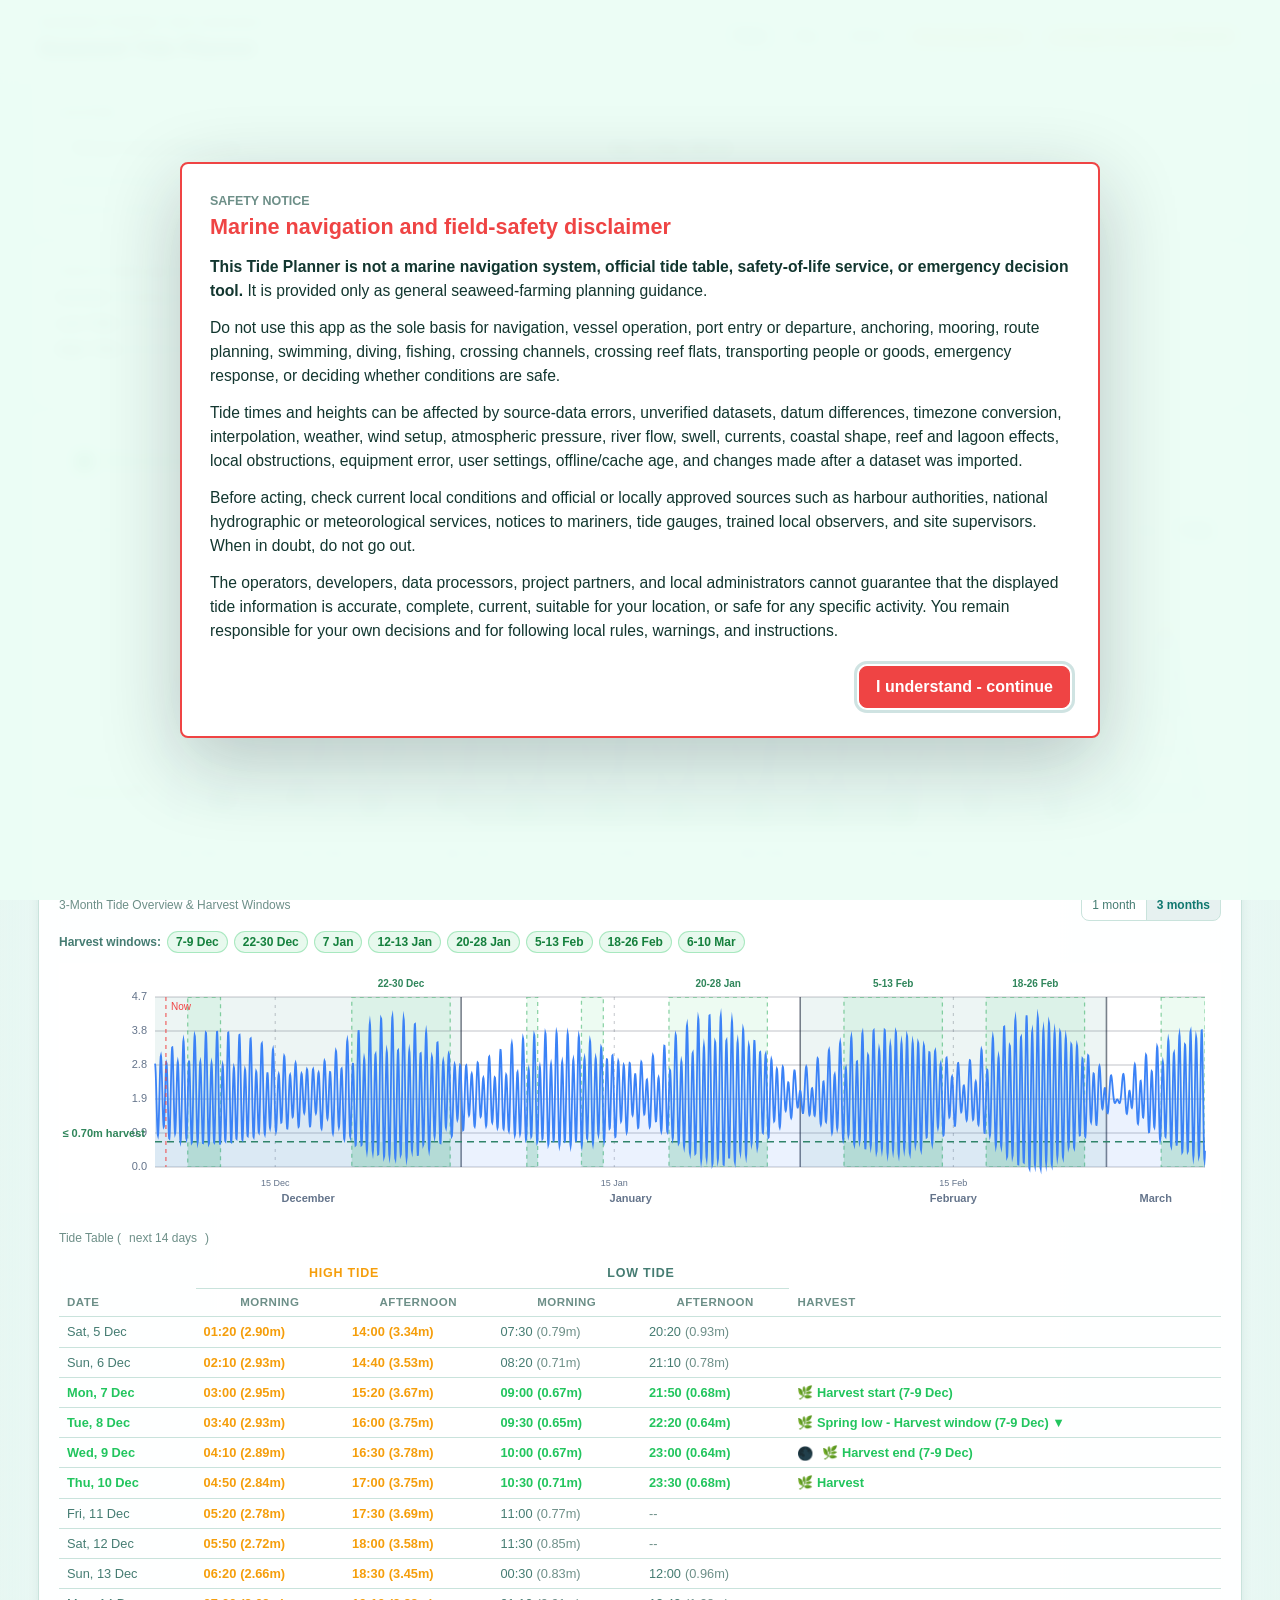
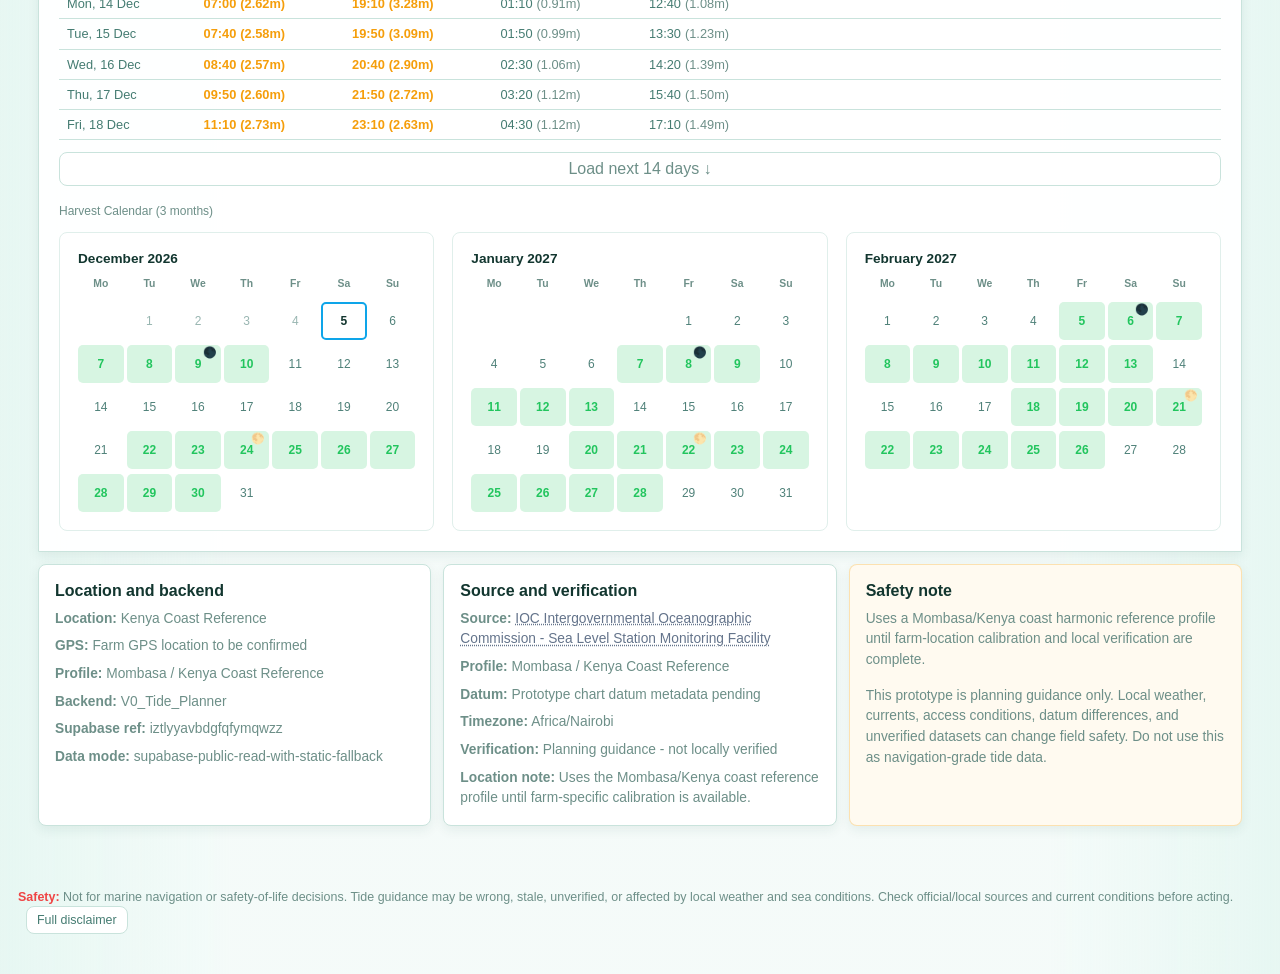
<file: index.html>
<!doctype html>
<html lang="en">
<head>
  <meta charset="utf-8">
  <meta name="viewport" content="width=device-width, initial-scale=1">
  <meta name="theme-color" content="#0f766e">
  <title>Seaweed Tide Planner</title>
  <link rel="stylesheet" href="./assets/css/tides.css?v=20260611-location-reference">
</head>
<body>
  <header class="app-header">
    <div class="app-header-inner">
      <div>
        <p class="eyebrow">Seaweed farming tide guidance</p>
        <h1>Seaweed Tide Planner</h1>
      </div>
      <div class="header-actions">
        <nav class="app-nav" aria-label="Main navigation">
          <a href="./index.html" aria-current="page">Tides</a>
          <a href="./map.html">Map</a>
          <a href="./admin.html">Admin</a>
        </nav>
        <div class="header-status">
        <span id="verificationBadge" class="status-pill">Loading</span>
        <span id="datasetBadge" class="status-pill status-muted">Dataset</span>
        </div>
      </div>
    </div>
  </header>

  <main class="app-shell">
    <section class="location-card" aria-label="Location and tide controls">
      <div class="field-group location-field">
        <label for="locationSelect">Location</label>
        <select id="locationSelect"></select>
        <span id="locationMeta" class="field-hint"></span>
        <span id="locationReferenceStation" class="field-hint location-reference-station"></span>
      </div>

      <div class="clock-panel" aria-live="polite">
        <span id="localClock" class="clock-value">Loading</span>
        <span id="timeZoneLabel" class="field-hint">Times shown in selected timezone</span>
      </div>

      <div class="location-card-status">
        <span id="lastUpdated" class="panel-meta">Updated --</span>
        <span class="field-hint">Standalone Tide Planner</span>
      </div>
    </section>

    <section class="summary-grid" aria-label="Tide summary">
      <article class="summary-card today-tides-card">
        <div class="card-label">Todays Tides <span id="todayTidesDate"></span></div>
        <div class="summary-line"><strong>Current:</strong> <span id="currentTideState">Loading</span></div>
        <div class="summary-line"><strong>Low Tide:</strong> <span id="todayLowTides">--</span></div>
        <div class="summary-line"><strong>High Tide:</strong> <span id="todayHighTides">--</span></div>
      </article>

      <article class="summary-card accent">
        <div class="card-label">&#127807; Next Harvest</div>
        <div class="summary-line"><strong>Next Harvest window:</strong> <span id="harvestWindow">Loading</span></div>
        <div class="summary-line harvest-detail-line"><strong id="harvestStartLabel">Low Tide:</strong> <span id="harvestStartLow">--</span></div>
        <div class="summary-line harvest-detail-line"><strong>Lowest Tide:</strong> <span id="harvestLowestLow">--</span></div>
        <div class="summary-line harvest-detail-line"><strong id="harvestEndLabel">Low Tide:</strong> <span id="harvestEndLow">--</span></div>
      </article>

      <article class="summary-card moon-summary-card">
        <div class="moon-disc summary-moon-disc" aria-hidden="true"></div>
        <div class="moon-summary-content">
          <div class="card-label">Moon phase</div>
          <div id="moonPhase" class="card-main">Loading</div>
          <div id="moonIllumination" class="card-value">--</div>
          <div class="moon-events">
            <span>New: <strong id="nextNewMoon">--</strong></span>
            <span>Full: <strong id="nextFullMoon">--</strong></span>
          </div>
        </div>
      </article>
    </section>

    <section class="station-tides-section" aria-label="Local tides">
      <div class="station-tide-panel">
        <div class="station-threshold-bar">
          <label class="station-check-row" for="thresholdEnabled">
            <input id="thresholdEnabled" type="checkbox" checked>
            <span>Show harvest</span>
          </label>
          <span>when tide is below</span>
          <input id="thresholdInput" type="number" min="0" max="5" step="0.05" inputmode="decimal" value="0.70">
          <span>m</span>
          <button id="thresholdDefault" type="button">Reset</button>
        </div>

        <div class="station-subhead chart-subhead">
          <span class="station-subhead-main">
            <span id="forecastRangeLabel">7-Day Tide Forecast</span>
            <span class="harvest-chip">Harvest window</span>
          </span>
          <span class="forecast-range-selector" aria-label="Forecast range">
            <button type="button" data-forecast-days="3">3 day</button>
            <button type="button" data-forecast-days="5">5 day</button>
            <button type="button" data-forecast-days="7" aria-pressed="true">7 day</button>
          </span>
        </div>
        <div class="station-chart-frame detail">
          <div class="chart-legend" aria-hidden="true">
            <span class="legend-line">Tide Height</span>
            <span class="legend-high">High Tide</span>
            <span class="legend-low">Low Tide</span>
            <span class="legend-now">Now</span>
          </div>
          <canvas id="tideChart7d" aria-label="7-day tide forecast chart"></canvas>
        </div>

        <div class="station-subhead chart-subhead overview-chart-subhead">
          <span id="overviewRangeLabel">3-Month Tide Overview &amp; Harvest Windows</span>
          <span class="overview-range-selector" aria-label="Overview range">
            <button type="button" data-overview-months="1">1 month</button>
            <button type="button" data-overview-months="3" aria-pressed="true">3 months</button>
          </span>
        </div>
        <div id="overviewHarvestWindows" class="harvest-window-summary" aria-live="polite"></div>
        <div class="station-chart-frame overview overview-chart-frame">
          <canvas id="tideChartOverview" aria-label="3-month tide overview chart"></canvas>
        </div>

        <div class="station-subhead">Tide Table (<span id="lowTideRangeLabel">next 14 days</span>)</div>
        <div class="station-table-wrap">
          <table class="low-tide-table">
            <thead>
              <tr>
                <th rowspan="2">Date</th>
                <th colspan="2" class="tide-group-heading high-tide-heading">High Tide</th>
                <th colspan="2" class="tide-group-heading">Low Tide</th>
                <th rowspan="2">Harvest</th>
              </tr>
              <tr>
                <th>Morning</th>
                <th>Afternoon</th>
                <th>Morning</th>
                <th>Afternoon</th>
              </tr>
            </thead>
            <tbody id="lowTideList"></tbody>
          </table>
        </div>
        <button id="loadMoreLows" type="button" class="load-more-button">Load next 14 days &darr;</button>

        <div class="station-subhead">Harvest Calendar (3 months)</div>
        <div id="harvestCalendar" class="harvest-calendar"></div>
      </div>
    </section>

    <section class="info-grid">
      <article class="panel info-panel">
        <h2>Location and backend</h2>
        <div id="locationDetails" class="detail-stack"></div>
      </article>

      <article class="panel info-panel">
        <h2>Source and verification</h2>
        <div id="sourceDetails" class="detail-stack"></div>
      </article>

      <article class="panel info-panel warning">
        <h2>Safety note</h2>
        <div id="safetyDetails" class="detail-stack"></div>
      </article>
    </section>
  </main>

  <footer class="marine-disclaimer-footer">
    <p><strong>Safety:</strong> Not for marine navigation or safety-of-life decisions. Tide guidance may be wrong, stale, unverified, or affected by local weather and sea conditions. Check official/local sources and current conditions before acting. <button type="button" data-disclaimer-open>Full disclaimer</button></p>
  </footer>

  <noscript>
    <div class="noscript">JavaScript is required to calculate and display tide predictions.</div>
  </noscript>

  <script type="module" src="./assets/js/disclaimer.js?v=20260611-disclaimer"></script>
  <script type="module" src="./assets/js/tide_page.js?v=20260611-location-reference"></script>
</body>
</html>
</file>
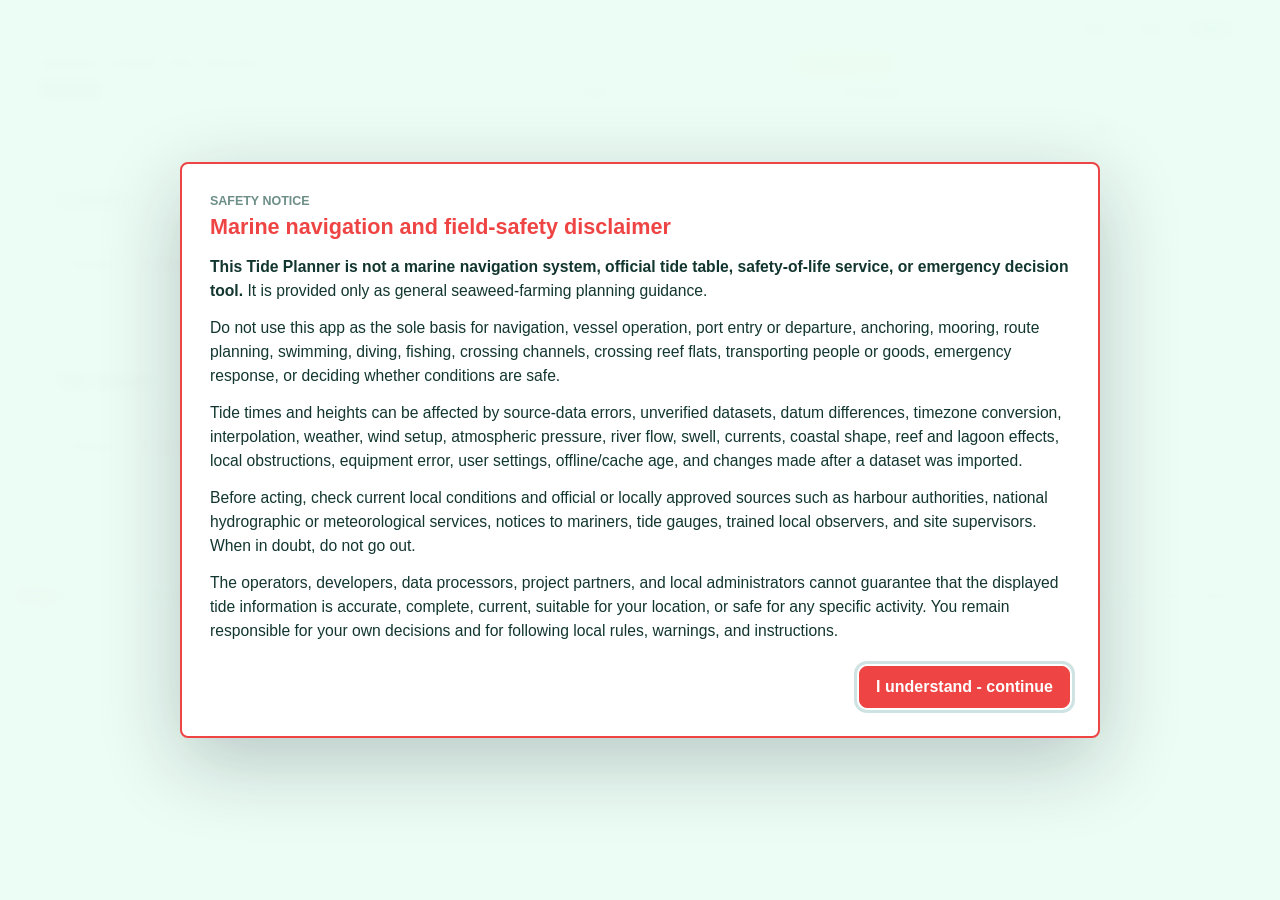
<file: admin.html>
<!doctype html>
<html lang="en">
<head>
  <meta charset="utf-8">
  <meta name="viewport" content="width=device-width, initial-scale=1">
  <meta name="theme-color" content="#0f766e">
  <meta name="robots" content="noindex,nofollow">
  <title>Admin - Seaweed Tide Planner</title>
  <link rel="stylesheet" href="./assets/css/tides.css?v=20260611-disclaimer">
</head>
<body>
  <header class="app-header">
    <div class="app-header-inner">
      <div>
        <p class="eyebrow">Seaweed farming tide guidance</p>
        <h1>Admin</h1>
      </div>
      <div class="admin-header-controls">
        <nav class="app-nav" aria-label="Main navigation">
          <a href="./index.html">Tides</a>
          <a href="./map.html">Map</a>
          <a href="./admin.html" aria-current="page">Admin</a>
        </nav>
        <div class="admin-header-status">
          <span id="adminConnectionStatus" class="status-pill status-muted">Connecting</span>
          <p id="adminAuthStatus" class="admin-auth-status">Sign in with an approved Supabase Auth user to save changes.</p>
        </div>
        <form id="adminAuthForm" class="admin-auth-inline">
          <label>
            Email
            <input id="adminEmail" type="email" autocomplete="email" required>
          </label>
          <label>
            Password
            <input id="adminPassword" type="password" autocomplete="current-password" required>
          </label>
          <button id="adminSignIn" type="submit">Sign in</button>
          <button id="adminSignOut" type="button">Sign out</button>
        </form>
      </div>
    </div>
  </header>

  <main class="app-shell admin-shell">
    <details class="admin-management-card" open>
      <summary class="admin-card-summary">
        <span>
          <strong>Locations</strong>
          <small>Farm/app locations shown to users</small>
        </span>
        <span id="locationCount" class="status-pill">0 rows</span>
      </summary>

      <div class="admin-card-body">
        <div class="admin-toolbar">
          <button id="reloadLocations" type="button">Reload</button>
          <button id="newLocation" type="button">Add location</button>
          <span id="locationSaveStatus" class="admin-status" aria-live="polite"></span>
        </div>

        <div class="responsive-table-wrap">
          <table class="management-table admin-data-table">
            <thead>
              <tr>
                <th>Location ID</th>
                <th>Name</th>
                <th>Short name</th>
                <th>Latitude</th>
                <th>Longitude</th>
                <th>Associated tide dataset</th>
                <th>Harvest tide <= (m)</th>
                <th>App use</th>
                <th data-admin-only>Action</th>
              </tr>
            </thead>
            <tbody id="locationsTableBody"></tbody>
          </table>
        </div>
      </div>
    </details>

    <details class="admin-management-card" open>
      <summary class="admin-card-summary">
        <span>
          <strong>Tide datasets</strong>
          <small>Processed tide data batches and source metadata</small>
        </span>
        <span id="datasetCount" class="status-pill">0 rows</span>
      </summary>

      <div class="admin-card-body">
        <div class="admin-toolbar">
          <button id="reloadDatasets" type="button">Reload</button>
          <button id="newDataset" type="button">Add dataset</button>
          <span id="datasetSaveStatus" class="admin-status" aria-live="polite"></span>
        </div>

        <div class="responsive-table-wrap">
          <table class="management-table admin-data-table">
            <thead>
              <tr>
                <th>Dataset ID</th>
                <th>Name</th>
                <th>Location name</th>
                <th>Location region</th>
                <th>Location coordinates</th>
                <th>Coverage dates</th>
                <th>Source name</th>
                <th>Verification</th>
                <th>Dataset use</th>
                <th data-admin-only>Action</th>
              </tr>
            </thead>
            <tbody id="datasetsTableBody"></tbody>
          </table>
        </div>
      </div>
    </details>
  </main>

  <footer class="marine-disclaimer-footer">
    <p><strong>Safety:</strong> Not for marine navigation or safety-of-life decisions. Tide guidance may be wrong, stale, unverified, or affected by local weather and sea conditions. Check official/local sources and current conditions before acting. <button type="button" data-disclaimer-open>Full disclaimer</button></p>
  </footer>

  <script type="module" src="./assets/js/disclaimer.js?v=20260611-disclaimer"></script>
  <script type="module" src="./assets/js/admin_page.js?v=20260611-disclaimer"></script>
</body>
</html>
</file>
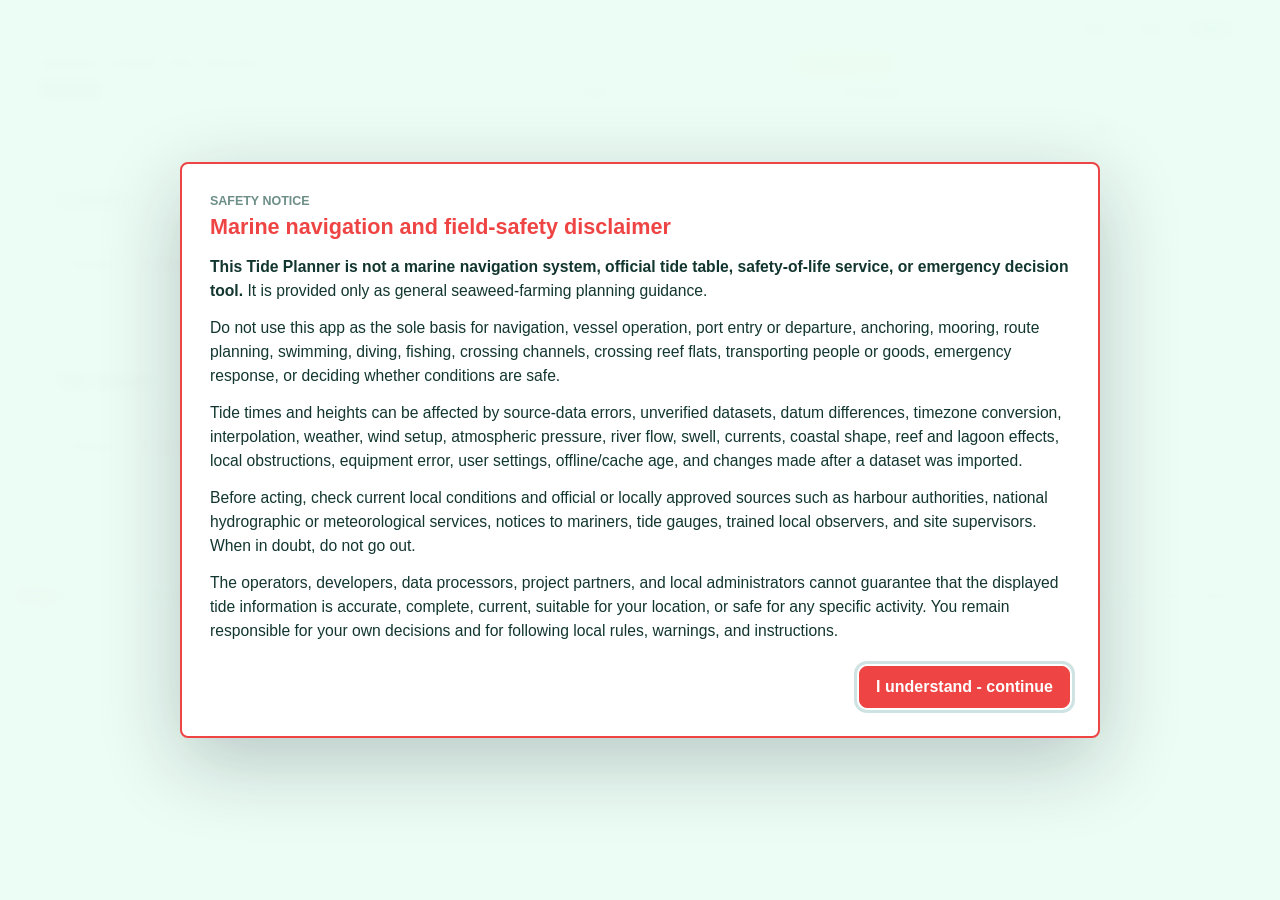
<file: clear-local-cache.html>
<!doctype html>
<html lang="en">
<head>
  <meta charset="utf-8">
  <meta name="viewport" content="width=device-width, initial-scale=1">
  <meta name="robots" content="noindex,nofollow">
  <title>Clear Local Cache - Seaweed Tide Planner</title>
  <link rel="stylesheet" href="./assets/css/tides.css?v=20260611-disclaimer">
</head>
<body>
  <main class="app-shell">
    <section class="admin-management-card">
      <div class="admin-card-body">
        <h1>Clear Local Cache</h1>
        <p id="clearStatus" class="field-hint">Clearing local browser cache for this site...</p>
        <p><a href="./admin.html?fresh=1">Open Admin</a></p>
      </div>
    </section>
  </main>

  <footer class="marine-disclaimer-footer">
    <p><strong>Safety:</strong> Not for marine navigation or safety-of-life decisions. Tide guidance may be wrong, stale, unverified, or affected by local weather and sea conditions. Check official/local sources and current conditions before acting. <button type="button" data-disclaimer-open>Full disclaimer</button></p>
  </footer>

  <script type="module" src="./assets/js/disclaimer.js?v=20260611-disclaimer"></script>
  <script>
    async function clearLocalCache() {
      const status = document.getElementById("clearStatus");
      try {
        if ("serviceWorker" in navigator) {
          const registrations = await navigator.serviceWorker.getRegistrations();
          await Promise.all(registrations.map((registration) => registration.unregister()));
        }

        if ("caches" in window) {
          const cacheNames = await caches.keys();
          await Promise.all(cacheNames.map((name) => caches.delete(name)));
        }

        status.textContent = "Local cache cleared. Opening Admin...";
        window.setTimeout(() => {
          window.location.href = "./admin.html?fresh=" + Date.now();
        }, 600);
      } catch (error) {
        status.textContent = "Could not clear automatically. Use Chrome DevTools > Application > Clear site data.";
      }
    }

    clearLocalCache();
  </script>
</body>
</html>
</file>
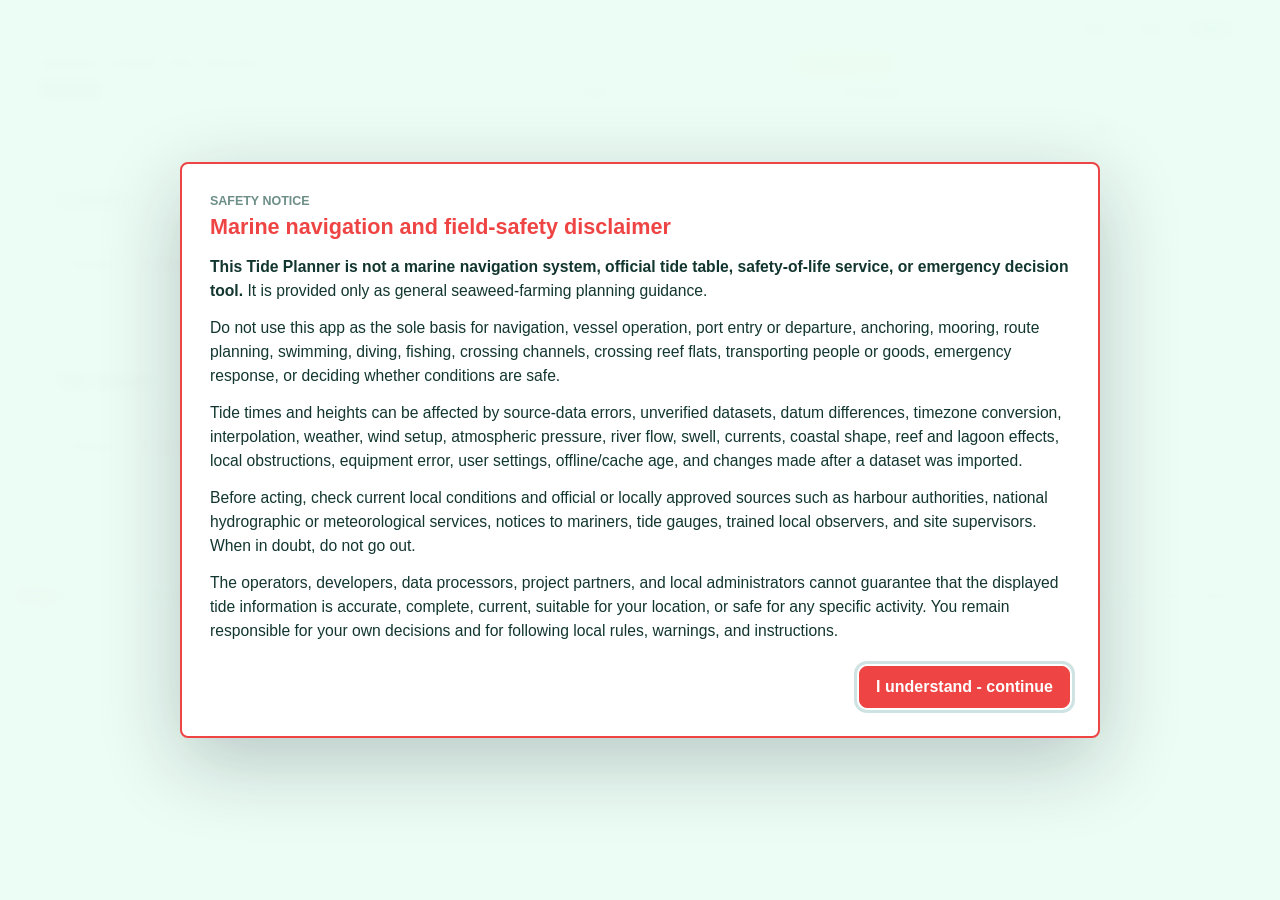
<file: settings.html>
<!doctype html>
<html lang="en">
<head>
  <meta charset="utf-8">
  <meta name="viewport" content="width=device-width, initial-scale=1">
  <meta http-equiv="refresh" content="0; url=./admin.html">
  <title>Redirecting to Admin - Seaweed Tide Planner</title>
  <link rel="stylesheet" href="./assets/css/tides.css?v=20260611-disclaimer">
</head>
<body>
  <main class="app-shell">
    <section class="panel">
      <h1>Admin</h1>
      <p class="field-hint">Settings have moved into the Admin page.</p>
      <p><a href="./admin.html">Open Admin</a></p>
    </section>
  </main>

  <footer class="marine-disclaimer-footer">
    <p><strong>Safety:</strong> Not for marine navigation or safety-of-life decisions. Tide guidance may be wrong, stale, unverified, or affected by local weather and sea conditions. Check official/local sources and current conditions before acting. <button type="button" data-disclaimer-open>Full disclaimer</button></p>
  </footer>

  <script type="module" src="./assets/js/disclaimer.js?v=20260611-disclaimer"></script>
</body>
</html>
</file>
<file: assets/css/tides.css>
:root {
  color-scheme: light;
  --bg: #eef8f5;
  --panel: #ffffff;
  --panel-soft: #f2f8f6;
  --control: #f2f8f6;
  --text: #12362f;
  --text-sec: #457c72;
  --text-muted: #6d8f88;
  --border: #c9e3dc;
  --border-soft: #e0efeb;
  --accent: #0f766e;
  --accent-blue: #3b82f6;
  --harvest: #22c55e;
  --harvest-dark: #15803d;
  --warn: #f59e0b;
  --danger: #ef4444;
  --shadow: 0 4px 12px rgba(31, 75, 68, 0.08);
}

* {
  box-sizing: border-box;
}

html {
  min-width: 320px;
  background: var(--bg);
}

body {
  margin: 0;
  color: var(--text);
  font-family: -apple-system, BlinkMacSystemFont, "Segoe UI", Roboto, "Helvetica Neue", sans-serif;
  line-height: 1.5;
  overflow-x: hidden;
  background:
    linear-gradient(90deg, rgba(230, 247, 242, 0.92), rgba(248, 253, 252, 0.62) 18%, rgba(248, 253, 252, 0.62) 82%, rgba(230, 247, 242, 0.92)),
    var(--bg);
}

button,
input,
select,
textarea {
  font: inherit;
}

button,
select,
input[type="number"] {
  min-height: 36px;
}

button {
  border: 1px solid var(--border);
  border-radius: 8px;
  background: var(--panel);
  color: var(--text-sec);
  cursor: pointer;
}

button:hover {
  border-color: var(--accent);
  color: var(--accent);
}

button:focus-visible,
select:focus-visible,
input:focus-visible {
  outline: 3px solid rgba(15, 118, 110, 0.2);
  outline-offset: 2px;
}

a {
  color: #64748b;
  text-decoration: underline dotted;
}

h1,
h2,
h3,
p {
  margin-top: 0;
}

p,
strong,
code {
  overflow-wrap: anywhere;
}

.app-header {
  border-bottom: 1px solid rgba(201, 227, 220, 0.72);
  background: rgba(255, 255, 255, 0.72);
  backdrop-filter: blur(10px);
}

.app-header-inner,
.app-shell {
  width: min(1500px, calc(100% - 76px));
  margin: 0 auto;
}

.app-header-inner {
  min-height: 70px;
  padding: 14px 0;
  display: flex;
  align-items: center;
  justify-content: space-between;
  gap: 16px;
}

.app-shell {
  padding: 16px 0 46px;
}

.eyebrow {
  margin: 0 0 3px;
  color: var(--text-muted);
  font-size: 0.78rem;
  font-weight: 600;
  letter-spacing: 0;
  text-transform: uppercase;
}

h1 {
  margin-bottom: 0;
  font-size: 1.3rem;
  font-weight: 600;
  line-height: 1.14;
}

h2 {
  margin-bottom: 8px;
  font-size: 1rem;
  font-weight: 600;
  line-height: 1.25;
}

h3 {
  margin: 0 0 12px;
  font-size: 1rem;
  font-weight: 600;
  line-height: 1.25;
}

.header-actions,
.header-status,
.location-card-status {
  display: flex;
  gap: 8px;
  flex-wrap: wrap;
  justify-content: flex-end;
}

.header-actions {
  align-items: center;
}

.app-nav {
  display: flex;
  align-items: center;
  gap: 6px;
  flex-wrap: wrap;
}

.app-nav a {
  min-height: 30px;
  display: inline-flex;
  align-items: center;
  padding: 4px 10px;
  border: 1px solid var(--border);
  border-radius: 8px;
  background: rgba(255, 255, 255, 0.72);
  color: var(--text-sec);
  font-size: 0.78rem;
  font-weight: 600;
  text-decoration: none;
}

.app-nav a:hover,
.app-nav a[aria-current="page"] {
  border-color: rgba(15, 118, 110, 0.36);
  background: rgba(15, 118, 110, 0.08);
  color: var(--accent);
}

.admin-header-controls {
  min-width: min(920px, 72vw);
  display: grid;
  gap: 6px;
  justify-items: end;
}

.admin-header-status {
  display: flex;
  align-items: center;
  justify-content: flex-end;
  gap: 10px;
  flex-wrap: wrap;
}

.admin-auth-status {
  margin: 0;
  color: var(--text-muted);
  font-size: 0.74rem;
}

.admin-auth-status[data-status="error"] {
  color: var(--danger);
  font-weight: 600;
}

.admin-auth-inline {
  display: grid;
  grid-template-columns: minmax(190px, 250px) minmax(170px, 230px) auto auto;
  gap: 8px;
  align-items: end;
}

.admin-auth-inline label {
  display: grid;
  gap: 4px;
  text-align: left;
}

.admin-auth-inline input {
  min-height: 32px;
}

.admin-auth-inline button {
  min-height: 32px;
  padding: 0 12px;
}

.location-card,
.summary-grid,
.info-grid {
  min-width: 0;
  display: grid;
  gap: 12px;
}

.location-card > *,
.summary-grid > *,
.info-grid > * {
  min-width: 0;
}

.location-card {
  grid-template-columns: minmax(260px, 1.35fr) minmax(220px, 0.8fr) minmax(180px, 0.7fr);
  align-items: stretch;
  margin-bottom: 12px;
  padding: 13px 16px;
  border: 1px solid var(--border);
  border-radius: 8px;
  background: rgba(255, 255, 255, 0.9);
  box-shadow: var(--shadow);
}

.field-group,
.clock-panel,
.location-card-status {
  min-width: 0;
  display: flex;
  flex-direction: column;
  justify-content: center;
  gap: 7px;
}

label,
.card-label {
  color: var(--text-muted);
  font-size: 0.75rem;
  font-weight: 600;
  letter-spacing: 0;
  text-transform: uppercase;
}

.card-label span {
  color: var(--text-sec);
  font-weight: 600;
  text-transform: none;
}

select,
input[type="number"],
input[type="text"],
input[type="email"],
input[type="password"],
input[type="date"],
textarea {
  width: 100%;
  border: 1px solid var(--border);
  border-radius: 8px;
  background: #fff;
  color: var(--text);
  padding: 0 12px;
}

input[type="text"],
input[type="email"],
input[type="password"],
input[type="date"] {
  min-height: 36px;
}

textarea {
  min-height: 70px;
  padding: 9px 12px;
  resize: vertical;
}

.field-hint,
.panel-meta,
.card-note,
.moon-events,
.detail-stack {
  color: var(--text-muted);
  font-size: 0.86rem;
}

.clock-value {
  color: var(--text);
  font-size: 1rem;
  font-weight: 600;
}

.summary-grid {
  grid-template-columns: repeat(3, minmax(0, 1fr));
  margin-bottom: 12px;
}

.summary-card,
.panel {
  border: 1px solid var(--border);
  border-radius: 8px;
  background: var(--panel);
  box-shadow: var(--shadow);
}

.summary-card {
  min-height: 142px;
  padding: 15px 16px;
  display: flex;
  flex-direction: column;
  gap: 7px;
}

.moon-summary-card {
  display: grid;
  grid-template-columns: 54px minmax(0, 1fr);
  align-items: center;
  column-gap: 14px;
}

.moon-summary-content {
  min-width: 0;
  display: flex;
  flex-direction: column;
  gap: 7px;
}

.summary-card.accent {
  border-color: rgba(34, 197, 94, 0.35);
  background: linear-gradient(180deg, #ffffff 0%, #f3fbf6 100%);
}

.card-main {
  color: var(--text);
  font-size: 1rem;
  font-weight: 600;
  line-height: 1.25;
}

.card-value {
  color: var(--text-sec);
  font-size: 1.34rem;
  line-height: 1.05;
  font-weight: 700;
}

.moon-events {
  display: flex;
  flex-direction: column;
  gap: 2px;
}

.summary-line {
  color: var(--text-sec);
  font-size: 0.88rem;
  line-height: 1.35;
}

.summary-line strong {
  color: var(--text);
  font-weight: 600;
}

.harvest-detail-line {
  font-size: 0.78rem;
  line-height: 1.28;
}

.status-pill {
  display: inline-flex;
  align-items: center;
  width: fit-content;
  min-height: 28px;
  padding: 4px 9px;
  border: 1px solid rgba(15, 118, 110, 0.24);
  border-radius: 999px;
  background: rgba(15, 118, 110, 0.09);
  color: var(--accent);
  font-size: 0.76rem;
  font-weight: 600;
  white-space: nowrap;
}

.status-pill[data-status*="unverified"],
.status-pill[data-status*="placeholder"],
.status-pill[data-status*="reference"],
.status-muted {
  border-color: rgba(245, 158, 11, 0.3);
  background: rgba(245, 158, 11, 0.1);
  color: #a16207;
}

.station-tides-section {
  margin-top: 8px;
  min-width: 0;
}

.station-tide-panel {
  min-width: 0;
  max-width: 100%;
  overflow-x: hidden;
  margin-top: 0;
  padding: 20px;
  border: 1px solid var(--border);
  border-radius: 8px 8px 0 0;
  background: rgba(255, 255, 255, 0.96);
  box-shadow: var(--shadow);
}

.station-threshold-bar {
  min-width: 0;
  min-height: 46px;
  display: flex;
  align-items: center;
  gap: 10px;
  flex-wrap: wrap;
  margin-bottom: 28px;
  padding: 8px 12px;
  border: 1px solid var(--border);
  border-radius: 8px;
  background: rgba(241, 250, 247, 0.8);
  color: var(--text-muted);
}

.station-check-row {
  display: flex;
  align-items: center;
  gap: 8px;
  color: var(--harvest);
  font-size: 0.85rem;
  font-weight: 600;
  text-transform: none;
}

.station-check-row input {
  width: 17px;
  height: 17px;
  accent-color: var(--harvest);
}

.station-threshold-bar input[type="number"] {
  width: 82px;
  min-height: 32px;
  padding: 0 10px;
}

.station-threshold-bar button {
  min-height: 32px;
  padding: 0 12px;
}

.moon-disc {
  width: 42px;
  height: 42px;
  flex: 0 0 auto;
  border-radius: 50%;
  background:
    radial-gradient(circle at 72% 35%, rgba(255, 255, 255, 0.35), transparent 22px),
    linear-gradient(90deg, #d98b2f 0 44%, #7c3ba8 45% 100%);
  box-shadow: inset -7px 0 12px rgba(33, 18, 60, 0.18);
}

.summary-moon-disc {
  width: 48px;
  height: 48px;
}

.station-subhead {
  display: flex;
  align-items: center;
  gap: 8px;
  margin: 16px 0 12px;
  color: var(--text-muted);
  font-size: 0.75rem;
  font-weight: 500;
}

.chart-subhead {
  justify-content: space-between;
}

.station-subhead-main {
  display: inline-flex;
  align-items: center;
  gap: 8px;
  flex-wrap: wrap;
}

.forecast-range-selector,
.overview-range-selector {
  display: inline-flex;
  align-items: center;
  overflow: hidden;
  border: 1px solid var(--border);
  border-radius: 8px;
  background: #fff;
}

.forecast-range-selector button,
.overview-range-selector button {
  min-height: 30px;
  padding: 0 10px;
  border: 0;
  border-radius: 0;
  border-right: 1px solid var(--border);
  background: transparent;
  color: var(--text-sec);
  font-size: 0.75rem;
}

.forecast-range-selector button:last-child,
.overview-range-selector button:last-child {
  border-right: 0;
}

.forecast-range-selector button[aria-pressed="true"],
.overview-range-selector button[aria-pressed="true"] {
  background: rgba(15, 118, 110, 0.1);
  color: var(--accent);
  font-weight: 700;
}

.harvest-chip {
  display: inline-flex;
  align-items: center;
  min-height: 22px;
  padding: 1px 8px;
  border: 1px solid rgba(34, 197, 94, 0.45);
  border-radius: 999px;
  background: rgba(34, 197, 94, 0.13);
  color: var(--harvest-dark);
  font-size: 0.8rem;
  font-weight: 700;
}

.harvest-window-summary {
  min-height: 26px;
  display: flex;
  align-items: center;
  gap: 6px;
  flex-wrap: wrap;
  margin: -4px 0 8px;
  color: var(--text-muted);
  font-size: 0.75rem;
}

.harvest-window-summary strong {
  color: var(--text-sec);
  font-weight: 600;
}

.harvest-window-chip {
  display: inline-flex;
  align-items: center;
  min-height: 22px;
  padding: 1px 8px;
  border: 1px solid rgba(34, 197, 94, 0.32);
  border-radius: 999px;
  background: rgba(34, 197, 94, 0.1);
  color: var(--harvest-dark);
  font-weight: 600;
}

.station-chart-frame {
  position: relative;
  width: 100%;
  min-width: 0;
  max-width: 100%;
  overflow: hidden;
}

.station-chart-frame.detail {
  height: 315px;
  min-height: 315px;
}

.station-chart-frame.overview {
  height: 250px;
  min-height: 250px;
}

.station-chart-frame canvas {
  display: block;
  width: 100%;
  height: 100%;
  border: 0;
  border-radius: 0;
  background: #fff;
  cursor: crosshair;
  touch-action: none;
}

.chart-legend {
  position: absolute;
  top: 9px;
  left: 50%;
  z-index: 2;
  display: flex;
  gap: 14px;
  align-items: center;
  transform: translateX(-50%);
  color: #8aa0ba;
  font-size: 0.72rem;
  pointer-events: none;
  white-space: nowrap;
}

.chart-legend span::before {
  display: inline-block;
  margin-right: 5px;
}

.legend-line::before {
  width: 22px;
  height: 0;
  border-top: 2px solid #3b82f6;
  content: "";
  vertical-align: 3px;
}

.legend-high::before {
  color: #f59e0b;
  content: "^";
  font-weight: 700;
}

.legend-low::before {
  width: 10px;
  height: 10px;
  background: var(--harvest);
  content: "";
  transform: rotate(45deg);
  vertical-align: -1px;
}

.legend-now::before {
  width: 14px;
  height: 14px;
  border-left: 2px dashed var(--danger);
  content: "";
  vertical-align: -3px;
}

.station-table-wrap {
  width: 100%;
  overflow-x: auto;
}

.low-tide-table {
  width: 100%;
  border-collapse: collapse;
  color: var(--text-sec);
  font-size: 0.8rem;
  min-width: 860px;
}

.low-tide-table th {
  padding: 5px 8px;
  border-bottom: 1px solid var(--border);
  color: var(--text-muted);
  font-size: 0.72rem;
  font-weight: 600;
  letter-spacing: 0.5px;
  text-align: left;
  text-transform: uppercase;
}

.low-tide-table th[rowspan] {
  vertical-align: bottom;
}

.low-tide-table .tide-group-heading {
  color: var(--text-main);
  font-size: 0.78rem;
  letter-spacing: 0.8px;
  text-align: center;
}

.low-tide-table .high-tide-heading {
  color: var(--warn);
}

.low-tide-table thead tr:nth-child(2) th {
  border-bottom-color: var(--border);
  color: var(--text-muted);
  text-align: center;
}

.low-tide-table td {
  padding: 5px 8px;
  border-bottom: 1px solid var(--border);
}

.tide-event-cell {
  display: inline-flex;
  gap: 4px;
  white-space: nowrap;
}

.tide-event-height {
  color: var(--text-muted);
}

.low-tide-table .high-tide-cell {
  color: var(--warn);
  font-weight: 700;
}

.low-tide-table .high-tide-cell .tide-event-height {
  color: var(--warn);
}

.low-tide-table tr.harvest-row td {
  color: var(--harvest);
  font-weight: 600;
}

.low-tide-table tr.harvest-row .high-tide-cell {
  color: var(--warn);
  font-weight: 700;
}

.low-tide-table tr.harvest-row .high-tide-cell .tide-event-height {
  color: var(--warn);
}

.low-tide-table tr.harvest-row .tide-event-height {
  color: var(--harvest);
}

.harvest-text,
.spring-low {
  color: var(--harvest);
  font-weight: 600;
}

.moon-symbol-inline {
  display: inline-block;
  min-width: 20px;
  margin-right: 5px;
  font-size: 0.82rem;
  line-height: 1;
  vertical-align: -1px;
}

.moon-dot {
  display: inline-block;
  width: 12px;
  height: 12px;
  margin-right: 7px;
  border-radius: 50%;
  vertical-align: -1px;
}

.moon-dot.new {
  background: #6b3fa0;
}

.moon-dot.full {
  background: #f4b044;
}

.muted-cell {
  color: var(--text-muted);
}

.load-more-button {
  width: 100%;
  min-height: 34px;
  margin-top: 12px;
  color: var(--text-muted);
  background: #fff;
}

.marine-disclaimer-footer {
  max-width: var(--shell-max);
  margin: 0 auto;
  padding: 16px 18px 28px;
  color: var(--text-muted);
  font-size: 0.78rem;
  line-height: 1.45;
}

.marine-disclaimer-footer strong {
  color: var(--danger);
  font-weight: 700;
}

.marine-disclaimer-footer button {
  min-height: 28px;
  margin-left: 8px;
  padding: 3px 10px;
  color: var(--text-sec);
  background: #fff;
}

body.disclaimer-open {
  overflow: hidden;
}

.marine-disclaimer-modal[hidden] {
  display: none;
}

.marine-disclaimer-modal {
  position: fixed;
  inset: 0;
  z-index: 9999;
  display: grid;
  place-items: center;
  padding: 28px;
  background: rgba(236, 253, 245, 0.96);
  backdrop-filter: blur(7px);
}

.marine-disclaimer-panel {
  width: min(920px, 100%);
  max-height: calc(100vh - 56px);
  overflow: auto;
  padding: 28px;
  border: 2px solid var(--danger);
  border-radius: 8px;
  background: #fff;
  box-shadow: 0 24px 80px rgba(15, 23, 42, 0.24);
}

.marine-disclaimer-panel h2 {
  margin: 0 0 14px;
  color: var(--danger);
  font-size: 1.35rem;
  letter-spacing: 0;
}

.marine-disclaimer-copy {
  display: grid;
  gap: 12px;
  color: var(--text-main);
  font-size: 0.98rem;
  line-height: 1.55;
}

.marine-disclaimer-copy p {
  margin: 0;
}

.marine-disclaimer-actions {
  display: flex;
  justify-content: flex-end;
  margin-top: 22px;
}

.marine-disclaimer-actions button {
  min-height: 42px;
  padding: 8px 16px;
  color: #fff;
  border-color: var(--danger);
  background: var(--danger);
  font-weight: 700;
}

.harvest-calendar {
  display: grid;
  grid-template-columns: repeat(3, minmax(0, 1fr));
  gap: 18px;
}

.calendar-month {
  min-width: 0;
  padding: 18px;
  border: 1px solid var(--border-soft);
  border-radius: 8px;
  background: #fff;
}

.calendar-month h3 {
  margin-bottom: 8px;
  color: var(--text);
  font-size: 0.85rem;
  font-weight: 700;
}

.calendar-grid {
  display: grid;
  grid-template-columns: repeat(7, minmax(0, 1fr));
  gap: 5px 3px;
}

.calendar-head {
  margin-bottom: 10px;
  color: var(--text-muted);
  font-size: 0.65rem;
  font-weight: 600;
  text-align: center;
}

.calendar-day {
  position: relative;
  min-height: 38px;
  display: flex;
  align-items: center;
  justify-content: center;
  border: 1px solid transparent;
  border-radius: 5px;
  color: #4f8179;
  font-size: 0.75rem;
}

.calendar-day.harvest {
  background: rgba(34, 197, 94, 0.18);
  color: var(--harvest);
  font-weight: 700;
}

.calendar-day.today {
  border: 2px solid #0ea5e9;
  color: var(--text);
  font-weight: 700;
}

.calendar-day.past {
  opacity: 0.58;
}

.calendar-day.empty {
  visibility: hidden;
}

.calendar-day small,
.calendar-day .calendar-moon {
  position: absolute;
  right: 3px;
  top: 1px;
  color: var(--warn);
  font-size: 0.68rem;
  font-weight: 700;
  line-height: 1;
}

.info-grid {
  grid-template-columns: repeat(3, minmax(0, 1fr));
  margin-top: 12px;
}

.panel {
  min-width: 0;
  padding: 16px;
}

.settings-shell,
.admin-shell {
  display: grid;
  gap: 12px;
}

.admin-shell {
  width: min(1720px, calc(100% - 76px));
}

.settings-hero {
  min-width: 0;
  display: flex;
  justify-content: space-between;
  align-items: flex-start;
  gap: 14px;
  padding: 16px;
  border: 1px solid var(--border);
  border-radius: 8px;
  background: rgba(255, 255, 255, 0.9);
  box-shadow: var(--shadow);
}

.settings-hero > div {
  min-width: 0;
}

.settings-hero h2,
.settings-hero p {
  margin-bottom: 4px;
}

.settings-hero p {
  color: var(--text-muted);
  font-size: 0.86rem;
  overflow-wrap: anywhere;
}

.settings-grid {
  min-width: 0;
  display: grid;
  grid-template-columns: repeat(3, minmax(0, 1fr));
  gap: 12px;
}

.settings-grid > * {
  min-width: 0;
}

.section-head {
  display: flex;
  align-items: center;
  justify-content: space-between;
  gap: 12px;
  margin-bottom: 10px;
}

.section-head.compact {
  margin-bottom: 12px;
}

.section-head h2 {
  margin-bottom: 0;
}

.metric-list {
  display: grid;
  gap: 7px;
}

.metric-row {
  display: grid;
  grid-template-columns: minmax(110px, 0.7fr) minmax(0, 1.3fr);
  gap: 10px;
  align-items: baseline;
  color: var(--text-muted);
  font-size: 0.82rem;
}

.metric-row strong {
  min-width: 0;
  color: var(--text-sec);
  font-weight: 600;
  overflow-wrap: anywhere;
}

.responsive-table-wrap,
.mini-table-wrap {
  min-width: 0;
  max-width: 100%;
  width: 100%;
  overflow-x: auto;
}

.management-table,
.mini-table {
  width: 100%;
  border-collapse: collapse;
  color: var(--text-sec);
  font-size: 0.8rem;
}

.management-table th,
.mini-table th {
  padding: 7px 8px;
  border-bottom: 1px solid var(--border);
  color: var(--text-muted);
  font-size: 0.72rem;
  font-weight: 600;
  letter-spacing: 0.5px;
  text-align: left;
  text-transform: uppercase;
  white-space: nowrap;
}

.management-table td,
.mini-table td {
  min-width: 120px;
  padding: 8px;
  border-bottom: 1px solid var(--border);
  vertical-align: top;
  overflow-wrap: anywhere;
}

.management-table td strong {
  display: block;
  color: var(--text);
  font-weight: 600;
}

.management-table td span {
  display: block;
  color: var(--text-muted);
  font-size: 0.76rem;
  overflow-wrap: anywhere;
}

.management-table td span.status-pill {
  display: inline-flex;
  margin: 1px 4px 1px 0;
  color: #a16207;
  font-size: 0.72rem;
}

.admin-data-table {
  min-width: 1620px;
}

.admin-data-table th {
  padding: 6px;
}

body:not(.admin-signed-in) [data-admin-only] {
  display: none;
}

.admin-data-table td {
  min-width: 116px;
  padding: 6px;
  vertical-align: middle;
}

.admin-data-table input,
.admin-data-table select {
  min-height: 30px;
  padding: 0 8px;
  border-radius: 6px;
  font-size: 0.78rem;
}

.admin-data-table .readonly-value,
.admin-data-table .readonly-muted {
  min-height: 30px;
  display: flex;
  align-items: center;
  color: var(--text);
  font-size: 0.8rem;
  line-height: 1.25;
}

.admin-data-table .readonly-muted {
  color: var(--text-muted);
}

.readonly-stack {
  min-height: 30px;
  display: grid;
  align-content: center;
  gap: 3px;
}

.readonly-stack span {
  color: var(--text);
  font-size: 0.78rem;
  line-height: 1.25;
}

.admin-data-table input[type="checkbox"] {
  width: 15px;
  min-height: 0;
  padding: 0;
  accent-color: var(--accent);
}

.admin-data-table .id-cell {
  min-width: 135px;
  max-width: 160px;
  white-space: normal;
}

.admin-data-table .id-cell span {
  margin-top: 2px;
  font-size: 0.68rem;
  line-height: 1.25;
}

.row-editor-stack {
  display: grid;
  gap: 5px;
  min-width: 210px;
}

.row-editor-pair {
  display: grid;
  grid-template-columns: 1fr 1fr;
  gap: 5px;
}

.inline-editor-pair {
  min-width: 190px;
  display: grid;
  grid-template-columns: minmax(0, 1fr) minmax(0, 1fr);
  gap: 5px;
}

.inline-editor-pair input {
  min-width: 0;
}

.toggle-cell {
  min-width: 90px;
}

.toggle-cell label {
  min-height: 22px;
  display: flex;
  align-items: center;
  gap: 6px;
  color: var(--text-sec);
  font-size: 0.72rem;
  font-weight: 500;
  text-transform: none;
}

.save-cell {
  min-width: 82px;
}

.save-cell button {
  min-height: 30px;
  padding: 0 10px;
  border-color: rgba(15, 118, 110, 0.32);
  color: var(--accent);
  font-size: 0.78rem;
}

.draft-row td {
  background: rgba(15, 118, 110, 0.05);
}

.editing-row td {
  background: rgba(15, 118, 110, 0.07);
}

.save-cell button[data-save-location],
.save-cell button[data-save-dataset] {
  border-color: rgba(15, 118, 110, 0.5);
  background: rgba(15, 118, 110, 0.08);
  color: var(--accent);
  font-weight: 600;
}

.mini-table {
  margin-top: 8px;
  font-size: 0.76rem;
  table-layout: fixed;
}

.button-row {
  display: flex;
  gap: 8px;
  flex-wrap: wrap;
  margin-top: 12px;
}

.button-row button {
  min-height: 34px;
  padding: 0 12px;
}

.admin-form {
  display: grid;
  grid-template-columns: repeat(3, minmax(0, 1fr));
  gap: 10px;
  margin-bottom: 14px;
  padding: 12px;
  border: 1px solid var(--border);
  border-radius: 8px;
  background: var(--panel-soft);
}

.admin-form label {
  display: grid;
  gap: 6px;
  color: var(--text-muted);
}

.admin-form .button-row {
  align-self: end;
  margin-top: 0;
}

.workflow-list {
  display: grid;
  gap: 8px;
}

.workflow-item {
  display: flex;
  justify-content: space-between;
  gap: 12px;
  padding: 10px 12px;
  border: 1px solid var(--border);
  border-radius: 8px;
  background: rgba(255, 255, 255, 0.72);
}

.workflow-item strong {
  color: var(--text);
  font-weight: 600;
}

.workflow-item p {
  margin: 3px 0 0;
  color: var(--text-muted);
  font-size: 0.82rem;
  overflow-wrap: anywhere;
}

.admin-management-card {
  border: 1px solid var(--border);
  border-radius: 8px;
  background: var(--panel);
  box-shadow: var(--shadow);
  overflow: hidden;
}

.admin-auth-card {
  display: grid;
  grid-template-columns: minmax(220px, 0.8fr) minmax(420px, 1.2fr);
  gap: 14px;
  align-items: center;
  padding: 16px;
  border: 1px solid var(--border);
  border-radius: 8px;
  background: var(--panel);
  box-shadow: var(--shadow);
}

.admin-auth-card h2,
.admin-auth-card p {
  margin-bottom: 4px;
}

.admin-auth-card .field-hint[data-status="error"] {
  color: var(--danger);
  font-weight: 600;
}

.admin-auth-form {
  display: grid;
  grid-template-columns: minmax(160px, 1fr) minmax(160px, 1fr) auto auto;
  gap: 8px;
  align-items: end;
}

.admin-auth-form label {
  display: grid;
  gap: 6px;
}

.admin-auth-form button {
  min-height: 36px;
  padding: 0 12px;
}

button:disabled {
  opacity: 0.55;
  cursor: not-allowed;
}

.admin-card-summary {
  min-height: 58px;
  display: flex;
  align-items: center;
  justify-content: space-between;
  gap: 14px;
  padding: 13px 16px;
  cursor: pointer;
  list-style: none;
}

.admin-card-summary::-webkit-details-marker {
  display: none;
}

.admin-card-summary::after {
  content: "▾";
  color: var(--text-sec);
  font-size: 0.88rem;
}

.admin-management-card:not([open]) .admin-card-summary::after {
  content: "▸";
}

.admin-card-summary strong {
  display: block;
  color: var(--text);
  font-size: 1rem;
  font-weight: 600;
}

.admin-card-summary small {
  display: block;
  color: var(--text-muted);
  font-size: 0.82rem;
  font-weight: 500;
}

.admin-card-body {
  display: grid;
  gap: 14px;
  padding: 0 16px 16px;
}

.admin-toolbar {
  display: flex;
  align-items: center;
  gap: 8px;
  flex-wrap: wrap;
  padding-top: 4px;
}

.admin-toolbar button,
.admin-data-table button {
  min-height: 34px;
  padding: 0 12px;
}

.admin-status {
  color: var(--text-muted);
  font-size: 0.82rem;
}

.admin-status[data-status="error"] {
  color: var(--danger);
  font-weight: 600;
}

.admin-data-table tr:hover td {
  background: rgba(15, 118, 110, 0.03);
}

.check-list {
  margin: 0;
  padding-left: 18px;
  color: var(--text-sec);
  font-size: 0.86rem;
}

.check-list li + li {
  margin-top: 5px;
}

.info-panel h2 {
  color: var(--text);
  font-size: 1rem;
}

.detail-stack {
  display: grid;
  gap: 7px;
  min-width: 0;
  overflow-wrap: anywhere;
}

.detail-stack p {
  margin-bottom: 8px;
  overflow-wrap: anywhere;
}

.warning {
  border-color: rgba(245, 158, 11, 0.28);
  background: #fffaf0;
}

.empty-state,
.noscript {
  border: 1px solid var(--border);
  border-radius: 8px;
  padding: 12px;
  color: var(--text-muted);
  background: #fff;
}

.noscript {
  width: min(800px, calc(100% - 28px));
  margin: 20px auto;
}

.map-shell {
  display: grid;
  gap: 12px;
}

.map-intro-card {
  min-width: 0;
  display: flex;
  align-items: center;
  justify-content: space-between;
  gap: 16px;
  padding: 14px 16px;
  border: 1px solid var(--border);
  border-radius: 8px;
  background: rgba(255, 255, 255, 0.9);
  box-shadow: var(--shadow);
}

.map-intro-card h2 {
  margin-bottom: 4px;
}

.map-intro-card p {
  margin-bottom: 0;
  color: var(--text-muted);
  font-size: 0.86rem;
}

.map-intro-meta {
  display: grid;
  gap: 6px;
  justify-items: end;
}

.map-legend {
  display: flex;
  align-items: center;
  justify-content: flex-end;
  gap: 10px;
  flex-wrap: wrap;
  color: var(--text-sec);
  font-size: 0.78rem;
}

.map-legend span {
  display: inline-flex;
  align-items: center;
  gap: 5px;
}

.map-marker-sample,
.map-marker-icon {
  display: inline-flex;
  align-items: center;
  justify-content: center;
  border: 2px solid #fff;
  border-radius: 999px;
  color: #fff;
  font-weight: 700;
  box-shadow: 0 2px 8px rgba(18, 54, 47, 0.28);
}

.map-marker-sample {
  width: 20px;
  height: 20px;
  font-size: 0.72rem;
}

.map-marker-icon {
  width: 34px;
  height: 34px;
  font-size: 1rem;
}

.map-marker-sample.farm,
.map-marker-icon.farm {
  background: #16a34a;
}

.map-marker-sample.tide-reference,
.map-marker-icon.tide-reference {
  background: #0ea5e9;
}

.map-layout {
  min-width: 0;
  display: grid;
  grid-template-columns: minmax(0, 1fr) 360px;
  gap: 12px;
  align-items: stretch;
}

.map-panel {
  position: relative;
  min-width: 0;
  min-height: 650px;
  overflow: hidden;
  border: 1px solid var(--border);
  border-radius: 8px;
  background: var(--panel);
  box-shadow: var(--shadow);
}

.farm-map {
  width: 100%;
  height: 100%;
  min-height: 650px;
  background: #dfeee9;
}

.map-sidebar {
  min-width: 0;
  display: grid;
  gap: 12px;
  align-content: start;
}

.map-location-list {
  display: grid;
  gap: 8px;
}

.map-location-item {
  min-width: 0;
  display: grid;
  grid-template-columns: minmax(0, 1fr) auto;
  gap: 10px;
  align-items: center;
  padding: 10px 12px;
  border: 1px solid var(--border);
  border-radius: 8px;
  background: rgba(255, 255, 255, 0.76);
}

.map-location-item[data-focus-marker] {
  cursor: pointer;
}

.map-location-item[data-focus-marker]:hover,
.map-location-item[data-focus-marker]:focus-visible,
.map-location-item[data-focus-marker].active {
  border-color: rgba(15, 118, 110, 0.46);
  background: rgba(15, 118, 110, 0.06);
}

.map-location-item[data-focus-marker]:focus-visible {
  outline: 3px solid rgba(15, 118, 110, 0.2);
  outline-offset: 2px;
}

.map-location-item.muted {
  border-color: var(--border-soft);
  background: rgba(242, 248, 246, 0.72);
}

.map-location-item.farm {
  border-color: rgba(34, 197, 94, 0.28);
}

.map-location-item.tide-reference {
  grid-template-columns: minmax(0, 1fr);
  border-color: rgba(14, 165, 233, 0.28);
  background: rgba(240, 249, 255, 0.72);
}

.map-location-item strong,
.map-location-item span,
.map-location-item small {
  display: block;
  min-width: 0;
  overflow-wrap: anywhere;
}

.map-location-item strong {
  color: var(--text);
  font-size: 0.88rem;
  font-weight: 600;
}

.map-location-item span,
.map-location-item small {
  color: var(--text-muted);
  font-size: 0.78rem;
}

.map-location-item a,
.map-popup a {
  display: inline-flex;
  align-items: center;
  min-height: 30px;
  padding: 3px 10px;
  border: 1px solid rgba(15, 118, 110, 0.28);
  border-radius: 8px;
  color: var(--accent);
  font-size: 0.78rem;
  font-weight: 600;
  text-decoration: none;
}

.map-popup {
  display: grid;
  gap: 5px;
  min-width: 180px;
  color: var(--text-sec);
}

.map-popup strong {
  color: var(--text);
}

.map-popup span {
  color: var(--text-muted);
  font-size: 0.82rem;
}

.map-fallback {
  position: absolute;
  left: 16px;
  right: 16px;
  bottom: 16px;
  z-index: 500;
  box-shadow: var(--shadow);
}

.leaflet-container {
  font-family: inherit;
}

@media (max-width: 980px) {
  .app-header-inner,
  .app-shell {
    width: min(100% - 28px, 1500px);
  }

  .location-card,
  .summary-grid,
  .info-grid,
  .settings-grid,
  .harvest-calendar,
  .map-layout {
    grid-template-columns: 1fr;
  }

  .map-panel,
  .farm-map {
    min-height: 520px;
  }

  .admin-form {
    grid-template-columns: 1fr 1fr;
  }

  .admin-auth-card,
  .admin-auth-form,
  .admin-auth-inline {
    grid-template-columns: 1fr;
  }

  .station-tide-panel {
    padding: 18px 14px 22px;
  }

  .station-chart-frame.detail {
    height: 260px;
    min-height: 260px;
  }

  .station-chart-frame.overview {
    height: 245px;
    min-height: 245px;
  }
}

@media (max-width: 620px) {
  .app-header-inner,
  .app-shell {
    width: calc(100vw - 20px);
    max-width: calc(100vw - 20px);
  }

  .app-header-inner {
    align-items: flex-start;
    flex-direction: column;
  }

  .admin-header-controls {
    min-width: 0;
    width: 100%;
    justify-items: start;
  }

  .admin-header-status {
    justify-content: flex-start;
  }

  .header-actions {
    justify-content: flex-start;
  }

  .header-status,
  .location-card-status {
    justify-content: flex-start;
  }

  .settings-hero,
  .map-intro-card,
  .workflow-item {
    flex-direction: column;
  }

  .settings-shell,
  .admin-shell,
  .settings-shell > *,
  .admin-shell > *,
  .settings-grid,
  .settings-grid > * {
    width: 100%;
    max-width: 100%;
  }

  .section-head {
    align-items: flex-start;
    flex-direction: column;
  }

  .admin-form {
    grid-template-columns: 1fr;
  }

  .management-table {
    min-width: 760px;
  }

  .mini-table th,
  .mini-table td {
    min-width: 0;
    padding: 6px 7px;
    overflow-wrap: anywhere;
  }

  .metric-row {
    grid-template-columns: 1fr;
    gap: 2px;
  }

  .location-card,
  .summary-card,
  .panel {
    padding: 12px;
  }

  .station-threshold-bar {
    align-items: center;
    flex-direction: row;
  }

  .station-threshold-bar input[type="number"] {
    width: 82px;
  }

  .moon-summary-card {
    grid-template-columns: 48px minmax(0, 1fr);
  }

  .chart-legend {
    display: none;
  }

  .location-card {
    gap: 8px;
  }

  .location-card .clock-panel,
  .location-card .location-card-status {
    display: none;
  }

  .location-field {
    gap: 6px;
  }

  .summary-card {
    min-height: 0;
  }

  .station-tide-panel {
    padding: 16px 6px 20px;
  }

  .station-subhead {
    align-items: flex-start;
    gap: 8px;
    font-size: 0.82rem;
  }

  .chart-subhead {
    flex-direction: row;
  }

  .station-subhead-main {
    display: grid;
    gap: 4px;
  }

  .harvest-chip,
  .harvest-window-summary {
    display: none;
  }

  .overview-chart-subhead,
  .overview-chart-frame {
    display: none;
  }

  .forecast-range-selector button,
  .overview-range-selector button {
    min-width: 48px;
    min-height: 34px;
    padding: 0 8px;
    font-size: 0.8rem;
  }

  .station-chart-frame.detail {
    height: 245px;
    min-height: 245px;
  }

  .station-chart-frame.overview {
    height: 235px;
    min-height: 235px;
  }

  .station-table-wrap {
    overflow-x: visible;
  }

  .low-tide-table {
    min-width: 0;
    table-layout: fixed;
    font-size: 0.68rem;
  }

  .low-tide-table th {
    padding: 4px 2px;
    font-size: 0.56rem;
    letter-spacing: 0.2px;
    text-align: center;
  }

  .low-tide-table th:first-child,
  .low-tide-table td:first-child {
    width: 16%;
    text-align: left;
  }

  .low-tide-table td {
    padding: 6px 2px;
    text-align: center;
    vertical-align: middle;
  }

  .low-tide-table tr.harvest-row td {
    font-weight: 700;
  }

  .tide-event-cell {
    display: inline-flex;
    flex-direction: column;
    gap: 1px;
    align-items: center;
    line-height: 1.08;
    white-space: normal;
  }

  .tide-event-time {
    display: block;
  }

  .tide-event-height {
    display: block;
    font-size: 0.86em;
  }

  .moon-symbol-inline {
    min-width: 0;
    margin-right: 2px;
    font-size: 0.72rem;
  }

  .harvest-text,
  .spring-low {
    white-space: nowrap;
  }
}
</file>
